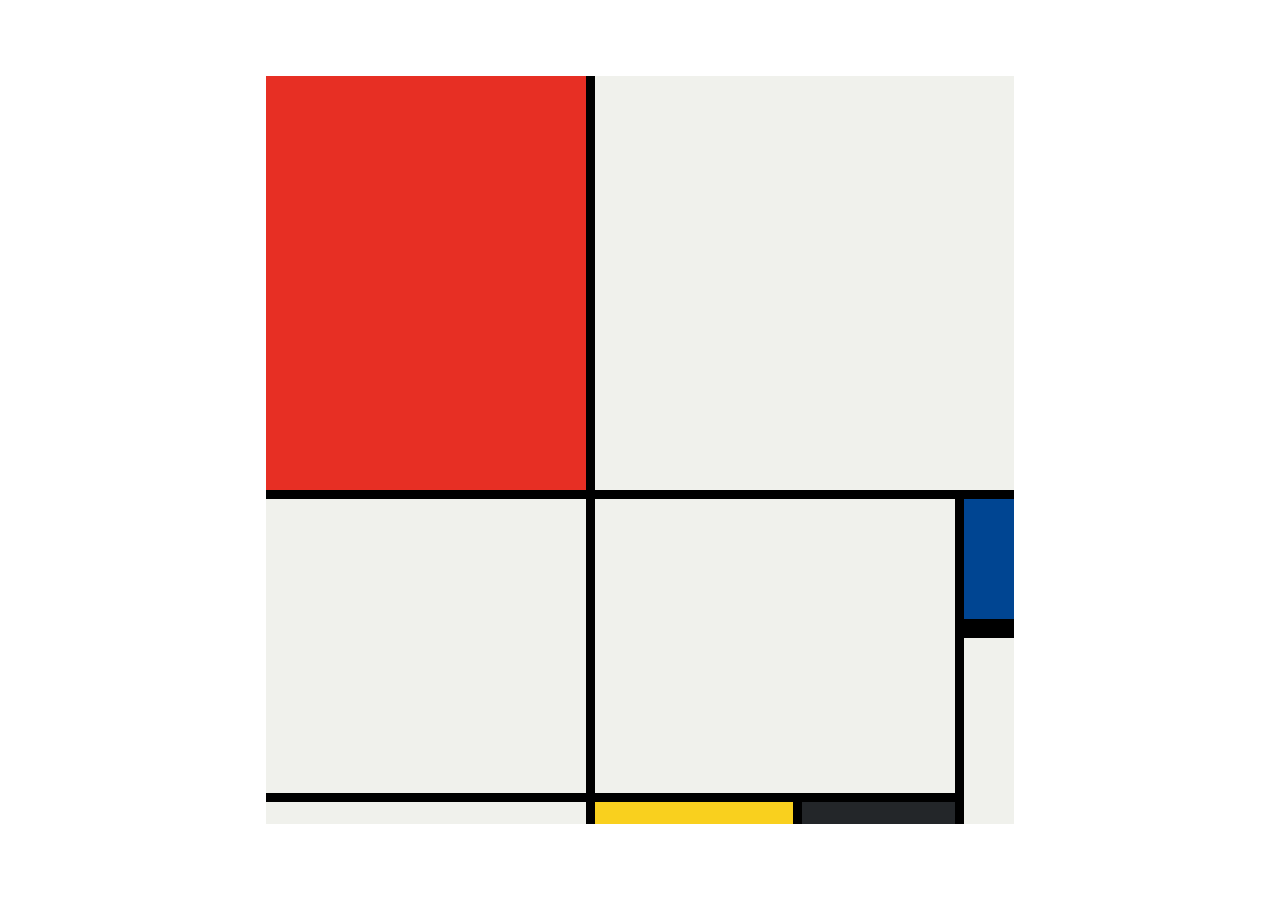
<file: mondrian.html>
<!DOCTYPE html>
<html lang="en">

<head>
  <meta charset="UTF-8">
  <meta name="viewport" content="width=device-width, initial-scale=1.0">
  <title>Mondrian Project</title>
  <style>
    /*
    Write your CSS here
    Gap Colour: #000
    White: #F0F1EC
    Red: #E72F24
    Black: #232629
    Blue: #004592
    Yellow: #F9D01E



    For dimensions, see dimensions.png image.
    HINT: Remember you can't change the properties of grid lines.
    But grid lines are transparent!
    */

    body{
      display: flex;
      justify-content: center;
      align-items: center;
      height: 100vh;
      margin: 0;
      padding: 0;
    }

    .container{
      display: grid;
      background-color: #000;
      width: 748px;
      height: 748px;
      grid-template-columns: 320px 198px 153px 50px;
      grid-template-rows: 414px 130px 155px 22px;
      gap: 9px;
    }

    .item{
      background-color: #F0F1EC;
    }

    .red{
      background-color: #E72F24;
    }

    .white1{
      grid-column: span 3;
    }

    .white2{
      grid-row: span 2;
    }

    .white3{
      grid-area: 2/2/4/4;
    }

    .blue{
      background-color: #004592;
      border-bottom: 10px solid black;
    }

    .white4{
      grid-row: span 2;
    }

    .yellow{
      background-color: #F9D01E;
    }

    .black{
      background-color: #232629;
    }

  </style>
</head>

<body>
  <!-- Write your HTML here -->
  <div class="container">
      <div class="item red"></div>
      <div class="item white1"></div>
      <div class="item white2"></div>
      <div class="item white3"></div>

      <div class="item blue"></div>
      <div class="item white4"></div>

      <div class="item"></div>
      <div class="item yellow"></div>
      <div class="item black"></div>

  </div>
</body>

</html>
</file>
